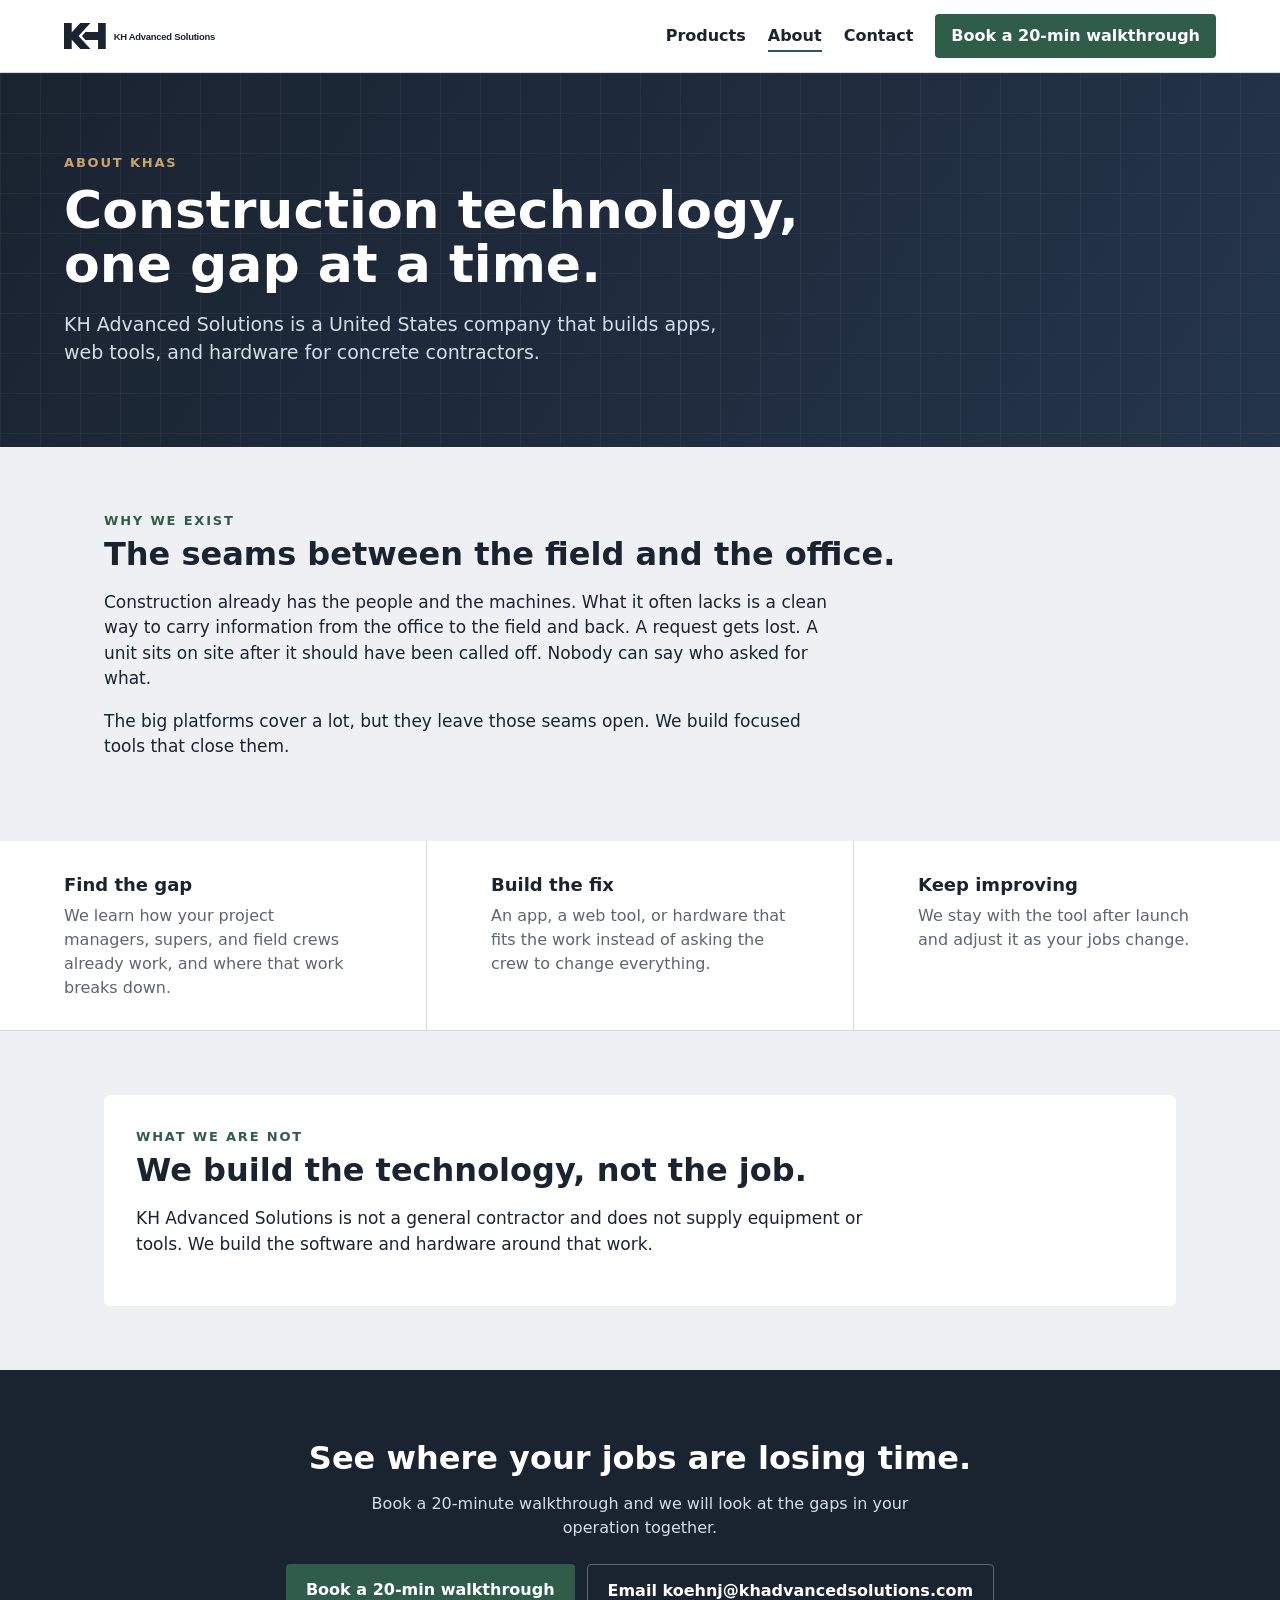
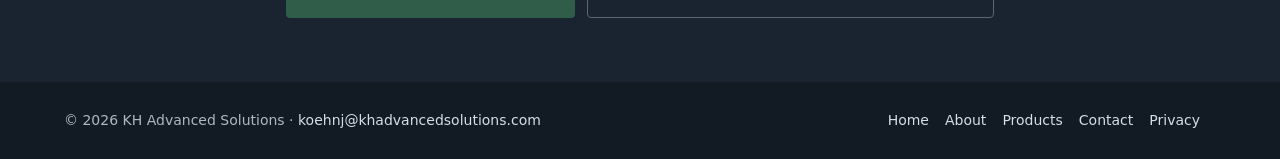
<file: about.html>
<!doctype html><html lang="en"><head><meta charset="utf-8"><meta name="viewport" content="width=device-width,initial-scale=1">
<title>About | KH Advanced Solutions</title><meta name="description" content="KH Advanced Solutions is a construction technology company. We find the gaps in how concrete contractors run and build focused tools to fill them."><link rel="canonical" href="https://khadvancedsolutions.com/about">
<meta property="og:type" content="website"><meta property="og:site_name" content="KH Advanced Solutions"><meta property="og:title" content="About | KH Advanced Solutions"><meta property="og:description" content="KH Advanced Solutions is a construction technology company. We find the gaps in how concrete contractors run and build focused tools to fill them."><meta property="og:url" content="https://khadvancedsolutions.com/about"><meta property="og:image" content="https://khadvancedsolutions.com/images/kh-mark.png">
<meta name="twitter:card" content="summary_large_image"><meta name="theme-color" content="#1a2330">
<link rel="icon" href="/favicon.svg" type="image/svg+xml"><link rel="apple-touch-icon" href="/images/kh-mark.png">
<link rel="stylesheet" href="/styles.css"></head><body>
<header class="bar"><a href="/" aria-label="KH Advanced Solutions home"><img src="/images/khas-lockup-horizontal.svg" alt="KH Advanced Solutions" width="180" height="34"></a><nav><a href="/products">Products</a><a href="/about" aria-current=page>About</a><a href="/contact">Contact</a><a class="cta" href="mailto:koehnj@khadvancedsolutions.com?subject=20-min%20walkthrough">Book a 20-min<span class="long"> walkthrough</span></a><button class="menu" aria-expanded="false" aria-label="Menu">Menu</button></nav></header>
<main>
<section class="hero"><div class="eb">About KHAS</div><h1>Construction technology, one gap at a time.</h1><p class="l">KH Advanced Solutions is a United States company that builds apps, web tools, and hardware for concrete contractors.</p></section>
<section class="sec"><div class="rvt"><div class="eb g">Why we exist</div><h2>The seams between the field and the office.</h2>
<p>Construction already has the people and the machines. What it often lacks is a clean way to carry information from the office to the field and back. A request gets lost. A unit sits on site after it should have been called off. Nobody can say who asked for what.</p>
<p>The big platforms cover a lot, but they leave those seams open. We build focused tools that close them.</p></div></section>
<section class="strip"><div><b>Find the gap</b><span>We learn how your project managers, supers, and field crews already work, and where that work breaks down.</span></div><div><b>Build the fix</b><span>An app, a web tool, or hardware that fits the work instead of asking the crew to change everything.</span></div><div><b>Keep improving</b><span>We stay with the tool after launch and adjust it as your jobs change.</span></div></section>
<section class="sec"><div class="panel"><div class="eb g">What we are not</div><h2>We build the technology, not the job.</h2><p>KH Advanced Solutions is not a general contractor and does not supply equipment or tools. We build the software and hardware around that work.</p></div></section>
<section class="band"><h2>See where your jobs are losing time.</h2><p>Book a 20-minute walkthrough and we will look at the gaps in your operation together.</p><div class="btns"><a class="btn p" href="mailto:koehnj@khadvancedsolutions.com?subject=20-min%20walkthrough">Book a 20-min walkthrough</a><a class="btn s" href="mailto:koehnj@khadvancedsolutions.com">Email koehnj@khadvancedsolutions.com</a></div></section></main>
<footer><span>&copy; 2026 KH Advanced Solutions &middot; <a href="mailto:koehnj@khadvancedsolutions.com">koehnj@khadvancedsolutions.com</a></span><span><a href="/">Home</a><a href="/about">About</a><a href="/products">Products</a><a href="/contact">Contact</a><a href="/privacy">Privacy</a></span></footer>
<script src="/main.js" defer></script></body></html>
</file>
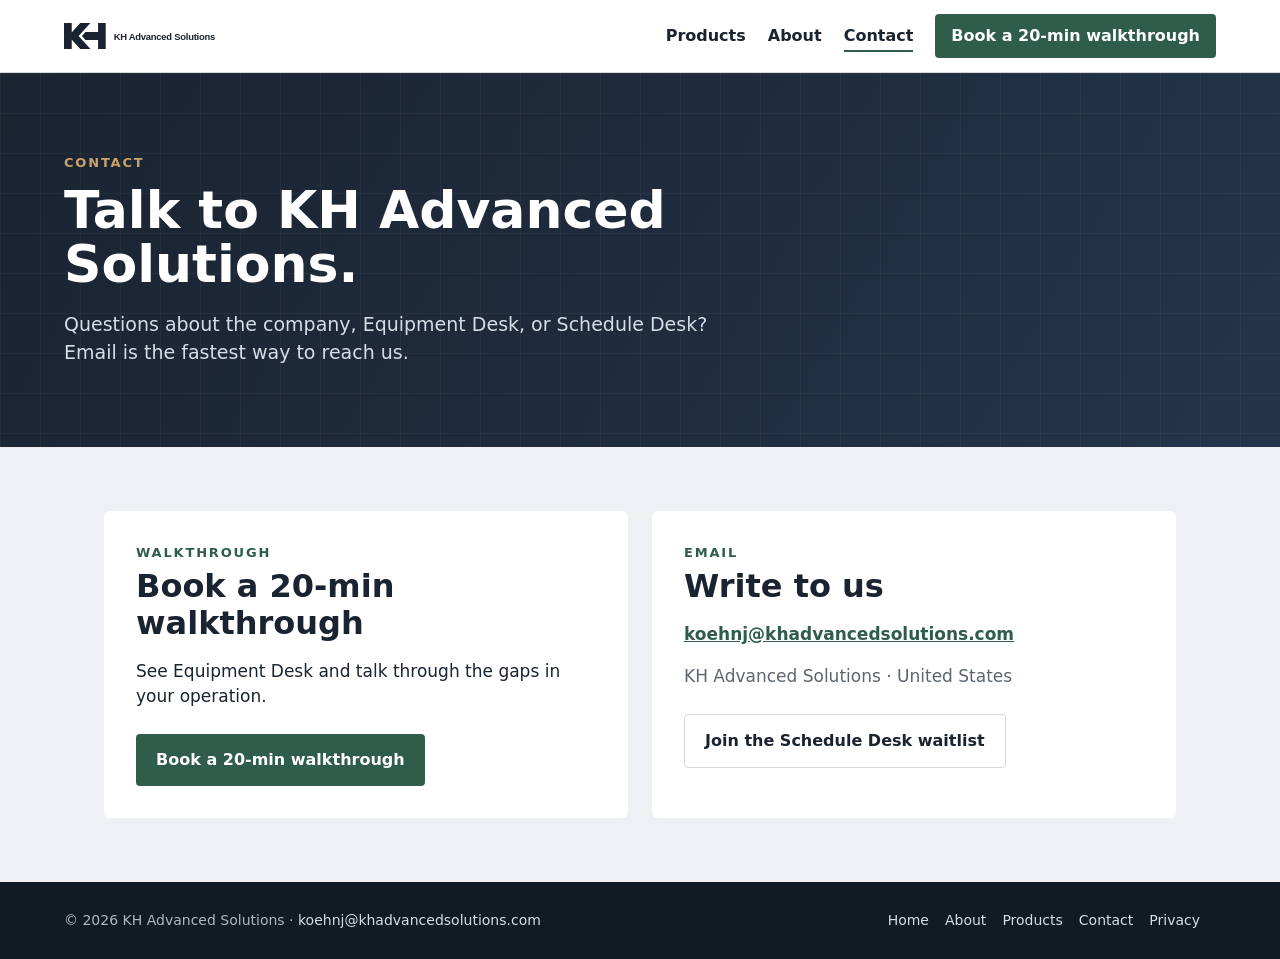
<file: contact.html>
<!doctype html><html lang="en"><head><meta charset="utf-8"><meta name="viewport" content="width=device-width,initial-scale=1">
<title>Contact | KH Advanced Solutions</title><meta name="description" content="Contact KH Advanced Solutions by email to book a 20-minute walkthrough or ask about Equipment Desk and Schedule Desk."><link rel="canonical" href="https://khadvancedsolutions.com/contact">
<meta property="og:type" content="website"><meta property="og:site_name" content="KH Advanced Solutions"><meta property="og:title" content="Contact | KH Advanced Solutions"><meta property="og:description" content="Contact KH Advanced Solutions by email to book a 20-minute walkthrough or ask about Equipment Desk and Schedule Desk."><meta property="og:url" content="https://khadvancedsolutions.com/contact"><meta property="og:image" content="https://khadvancedsolutions.com/images/kh-mark.png">
<meta name="twitter:card" content="summary_large_image"><meta name="theme-color" content="#1a2330">
<link rel="icon" href="/favicon.svg" type="image/svg+xml"><link rel="apple-touch-icon" href="/images/kh-mark.png">
<link rel="stylesheet" href="/styles.css"></head><body>
<header class="bar"><a href="/" aria-label="KH Advanced Solutions home"><img src="/images/khas-lockup-horizontal.svg" alt="KH Advanced Solutions" width="180" height="34"></a><nav><a href="/products">Products</a><a href="/about">About</a><a href="/contact" aria-current=page>Contact</a><a class="cta" href="mailto:koehnj@khadvancedsolutions.com?subject=20-min%20walkthrough">Book a 20-min<span class="long"> walkthrough</span></a><button class="menu" aria-expanded="false" aria-label="Menu">Menu</button></nav></header>
<main>
<section class="hero"><div class="eb">Contact</div><h1>Talk to KH Advanced Solutions.</h1><p class="l">Questions about the company, Equipment Desk, or Schedule Desk? Email is the fastest way to reach us.</p></section>
<section class="sec"><div class="prod">
<div class="panel"><div class="eb g">Walkthrough</div><h2>Book a 20-min walkthrough</h2><p>See Equipment Desk and talk through the gaps in your operation.</p><div class="btns"><a class="btn p" href="mailto:koehnj@khadvancedsolutions.com?subject=20-min%20walkthrough">Book a 20-min walkthrough</a></div></div>
<div class="panel"><div class="eb g">Email</div><h2>Write to us</h2><p><a class="on" href="mailto:koehnj@khadvancedsolutions.com">koehnj@khadvancedsolutions.com</a></p><p class="muted">KH Advanced Solutions &middot; United States</p><div class="btns"><a class="btn s dk" href="mailto:koehnj@khadvancedsolutions.com?subject=Schedule%20Desk%20waitlist">Join the Schedule Desk waitlist</a></div></div>
</div></section></main>
<footer><span>&copy; 2026 KH Advanced Solutions &middot; <a href="mailto:koehnj@khadvancedsolutions.com">koehnj@khadvancedsolutions.com</a></span><span><a href="/">Home</a><a href="/about">About</a><a href="/products">Products</a><a href="/contact">Contact</a><a href="/privacy">Privacy</a></span></footer>
<script src="/main.js" defer></script></body></html>
</file>
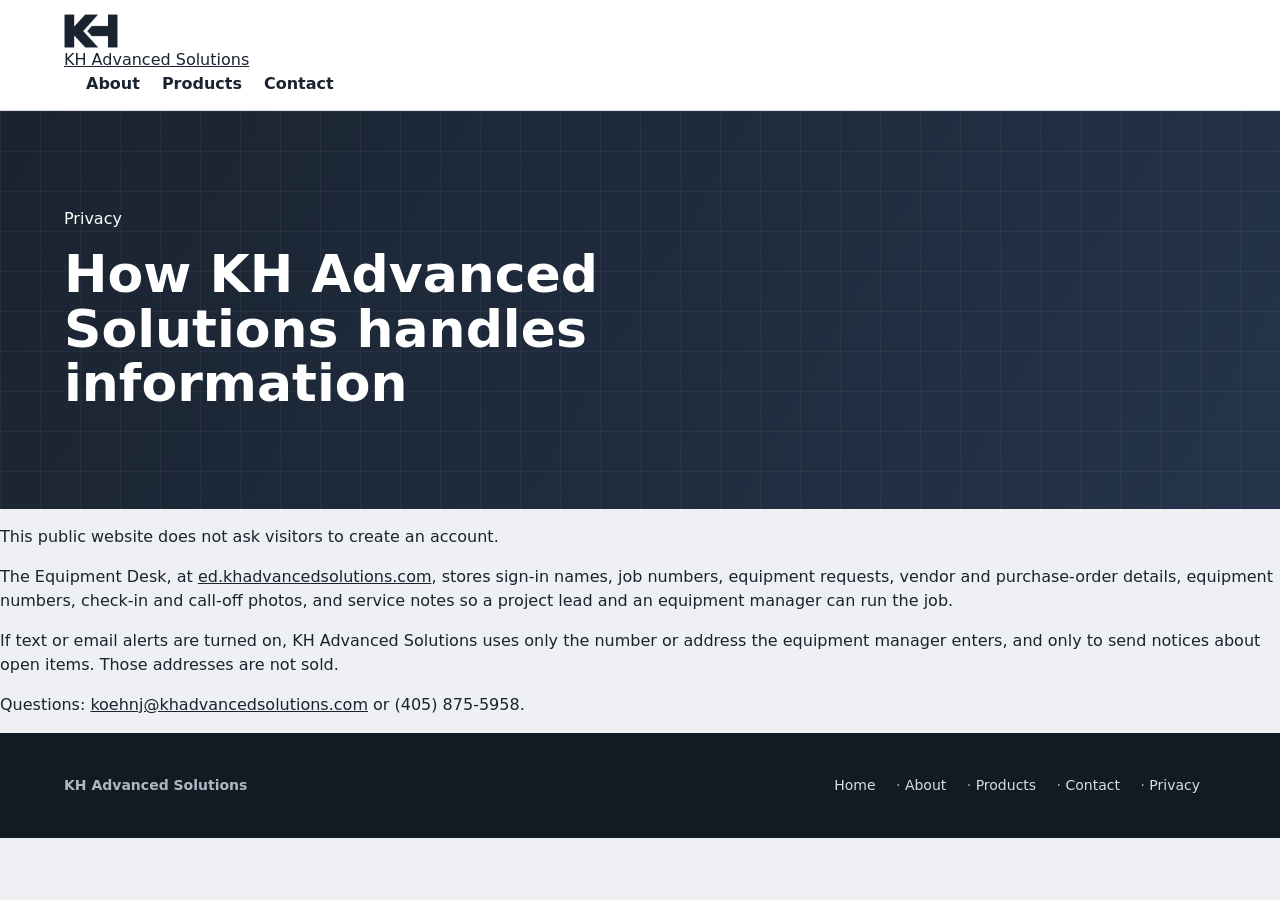
<file: privacy.html>
<!doctype html>
<html lang="en">
<head>
  <meta charset="utf-8" />
  <meta name="viewport" content="width=device-width, initial-scale=1" />
  <title>Privacy | KH Advanced Solutions</title>
  <link rel="stylesheet" href="/styles.css" />
</head>
<body>
  <header class="bar">
    <div class="top">
      <a class="brand" href="/"><img src="/images/kh-mark.png" alt="" /> KH Advanced Solutions</a>
      <nav>
        <a href="/about">About</a>
        <a href="/products">Products</a>
        <a href="/contact">Contact</a>
      </nav>
    </div>
  </header>
  <main>
    <section class="hero hero-short hero-privacy">
      <div class="hero-bg"></div>
      <div class="hero-copy">
        <p class="eyebrow">Privacy</p>
        <h1>How KH Advanced Solutions handles information</h1>
      </div>
    </section>
    <section class="prose wrap">
      <p>This public website does not ask visitors to create an account.</p>
      <p>
        The Equipment Desk, at <a href="https://ed.khadvancedsolutions.com">ed.khadvancedsolutions.com</a>, stores
        sign-in names, job numbers, equipment requests, vendor and purchase-order details, equipment numbers,
        check-in and call-off photos, and service notes so a project lead and an equipment manager can run the job.
      </p>
      <p>
        If text or email alerts are turned on, KH Advanced Solutions uses only the number or address the equipment
        manager enters, and only to send notices about open items. Those addresses are not sold.
      </p>
      <p>Questions: <a href="mailto:koehnj@khadvancedsolutions.com">koehnj@khadvancedsolutions.com</a> or (405) 875-5958.</p>
    </section>
  </main>
  <footer>
    <p><strong>KH Advanced Solutions</strong></p>
    <p><a href="/">Home</a> · <a href="/about">About</a> · <a href="/products">Products</a> · <a href="/contact">Contact</a> · <a href="/privacy">Privacy</a></p>
  </footer>
</body>
</html>
</file>
<file: styles.css>
:root{--navy:#1a2330;--green:#2f5d4a;--tan:#c9a46a;--light:#eef0f3;--line:#d4d9e0;--muted:#5c6570}
@view-transition{navigation:auto}
::view-transition-old(root),::view-transition-new(root){animation-duration:.35s}
*{box-sizing:border-box}html{scroll-behavior:smooth}
body{margin:0;font-family:system-ui,-apple-system,"Segoe UI",Roboto,sans-serif;background:var(--light);color:var(--navy);line-height:1.5}

body.leaving{opacity:0;transition:opacity .25s}
@keyframes pagein{from{opacity:0}to{opacity:1}}
a{color:inherit}
.bar{position:sticky;top:0;z-index:10;display:flex;justify-content:space-between;align-items:center;padding:14px 5vw;background:#fff;border-bottom:1px solid var(--line);transition:box-shadow .3s}
.bar.sh{box-shadow:0 6px 24px rgba(0,0,0,.12)}.bar img{height:34px;display:block}
.bar nav{display:flex;align-items:center}.bar nav a{margin-left:22px;text-decoration:none;font-weight:600;position:relative;transition:color .2s}
.bar nav a:not(.cta):after{content:"";position:absolute;left:0;bottom:-4px;height:2px;width:0;background:var(--green);transition:width .25s}
.bar nav a:not(.cta):hover:after,.bar nav a[aria-current]:after{width:100%}
.cta{background:var(--green);color:#fff!important;padding:10px 16px;border-radius:4px}
.cta,.btn{transition:transform .2s,box-shadow .2s,background .2s}.cta:hover,.btn:hover{transform:translateY(-2px);box-shadow:0 10px 24px rgba(47,93,74,.4)}
.hero{position:relative;overflow:hidden;color:#fff;padding:80px 5vw;background:linear-gradient(120deg,#1a2330,#24344a,#1a2330);background-size:200% 200%;animation:bg 14s ease infinite}
.hero.grid2{display:grid;grid-template-columns:1.1fr .9fr;gap:48px;align-items:center}
.hero:before{content:"";position:absolute;inset:0;background-image:linear-gradient(rgba(255,255,255,.04) 1px,transparent 1px),linear-gradient(90deg,rgba(255,255,255,.04) 1px,transparent 1px);background-size:40px 40px;animation:grid 20s linear infinite;pointer-events:none}
.hero>*{position:relative}
@keyframes bg{50%{background-position:100% 50%}}@keyframes grid{to{background-position:40px 40px}}
.eb{color:var(--tan);letter-spacing:.14em;font-size:13px;text-transform:uppercase;font-weight:700}
h1{font-size:52px;line-height:1.05;margin:10px 0 18px;max-width:22ch}
.l{font-size:19px;color:#d5dde6;max-width:56ch;margin:0}
.hero .eb,.hero h1,.hero .l,.hero .btns{opacity:0;transform:translateY(24px);animation:up .8s cubic-bezier(.2,.7,.2,1) forwards}
.hero h1{animation-delay:.15s}.hero .l{animation-delay:.3s}.hero .btns{animation-delay:.45s}
.btns{display:flex;flex-wrap:wrap;gap:12px;margin-top:24px}
.btn{display:inline-block;padding:14px 20px;border-radius:4px;font-weight:700;text-decoration:none}
.p{background:var(--green);color:#fff}.s{border:1px solid #5c6570;color:#fff}.s:hover{background:rgba(255,255,255,.08)}
.s.dk{color:var(--navy);border-color:var(--line)}
.card{background:#fff;color:var(--navy);border-radius:6px;padding:20px;border-top:4px solid var(--green);opacity:0;animation:card 1s .5s cubic-bezier(.2,.7,.2,1) forwards;transition:transform .3s,box-shadow .3s}
.card:hover{transform:translateY(-4px) rotate(-.4deg);box-shadow:0 24px 48px rgba(0,0,0,.35)}
.row{display:flex;justify-content:space-between;gap:12px;border-bottom:1px solid var(--line);padding:10px 0;font-size:15px;opacity:0;animation:up .5s forwards}
.row:nth-child(2){animation-delay:.9s}.row:nth-child(3){animation-delay:1.05s}.row:nth-child(4){animation-delay:1.2s}
.tag{font-size:12px;padding:2px 8px;border-radius:3px;background:var(--light);white-space:nowrap;align-self:center}
.on{color:var(--green);font-weight:700}.am{color:#8a5a1a;font-weight:700}
.tag.on{animation:pulse 2.4s 1.6s infinite}
@keyframes up{to{opacity:1;transform:none}}@keyframes card{from{opacity:0;transform:translateX(40px) scale(.96)}to{opacity:1;transform:none}}
@keyframes pulse{50%{box-shadow:0 0 0 6px rgba(47,93,74,.18)}}
.strip{display:grid;grid-template-columns:repeat(3,1fr);gap:1px;background:var(--line);border-bottom:1px solid var(--line)}
.strip.two{grid-template-columns:1fr 1fr}
.strip>div{background:#fff;padding:30px 5vw;transition:background .25s,transform .25s}.strip>div:hover{background:#f6f8f7;transform:translateY(-3px)}
.strip b{display:block;font-size:18px;margin-bottom:6px;transition:color .2s}.strip>div:hover b{color:var(--green)}.strip span,.muted{color:var(--muted)}
.sec{padding:64px 5vw;max-width:1200px;margin:0 auto}
.sec h2{font-size:32px;margin:6px 0 14px;line-height:1.15}.sec p{max-width:68ch;font-size:17px}
.eb.g{color:var(--green)}
.prod{display:grid;grid-template-columns:1fr 1fr;gap:24px}
.pc{background:#fff;border-radius:6px;padding:32px;border-top:4px solid var(--green);transition:transform .3s,box-shadow .3s}
.pc.soon{border-top-color:var(--tan)}
.pc:hover{transform:translateY(-4px);box-shadow:0 18px 40px rgba(26,35,48,.14)}
.pc h3{font-size:26px;margin:8px 0 10px}.pc ul{padding-left:20px;margin:14px 0 22px}.pc li{margin:6px 0}
.panel{background:#fff;border-radius:6px;padding:32px;transition:transform .3s,box-shadow .3s}.panel:hover{transform:translateY(-3px);box-shadow:0 18px 40px rgba(26,35,48,.12)}
.band{background:var(--navy);color:#fff;text-align:center;padding:64px 5vw}.band h2{font-size:32px;margin:0 0 10px}.band p{color:#d5dde6;margin:0 auto;max-width:56ch}.band .btns{justify-content:center}
footer{background:#121a24;color:#aeb7c2;padding:28px 5vw;display:flex;justify-content:space-between;flex-wrap:wrap;gap:12px;font-size:14px}
footer a{color:#d5dde6;text-decoration:none;margin-right:16px}footer a:hover{color:var(--tan)}
.rv{opacity:0;transform:translateY(30px)}.rv.in{animation:up .7s var(--d,0s) cubic-bezier(.2,.7,.2,1) forwards}
@media(max-width:800px){.hero,.hero.grid2{grid-template-columns:1fr;padding:48px 20px}h1{font-size:34px}.strip,.strip.two,.prod{grid-template-columns:1fr}.strip>div{padding:24px 20px}
.bar{padding:12px 16px}.bar img{height:28px}.bar nav a{margin-left:14px;font-size:14px}.bar nav .cta{padding:8px 10px}.bar nav .cta .long{display:none}.sec{padding:44px 20px}.pc,.panel{padding:24px}}
@media(max-width:480px){.bar nav a:not(.cta){display:none}.bar.open nav a:not(.cta){display:inline}}
.menu{display:none;background:none;border:1px solid var(--line);border-radius:4px;padding:6px 10px;margin-left:10px;font:inherit;font-weight:600;color:var(--navy)}
@media(max-width:480px){.menu{display:inline-block}.bar.open{flex-wrap:wrap}.bar.open nav{width:100%;flex-wrap:wrap}.bar.open nav a:not(.cta){display:block;width:100%;margin:10px 0 0}}
@media(prefers-reduced-motion:reduce){*,*:before,*:after{animation:none!important;transition:none!important}.hero .eb,.hero h1,.hero .l,.hero .btns,.card,.row,.rv{opacity:1!important;transform:none!important}html{scroll-behavior:auto}@view-transition{navigation:none}}
@media(max-width:480px){.bar img{height:24px}.bar nav a{margin-left:8px}.bar nav .cta{font-size:13px;padding:8px 10px}.menu{padding:6px 8px;font-size:13px;margin-left:8px}.bar.open nav{justify-content:flex-start}.bar.open nav .cta{order:5;margin:12px 0 0}}
.cta{white-space:nowrap}

.vwrap{margin:20px 0 4px}.vid{display:block;width:100%;height:auto;aspect-ratio:16/9;background:var(--navy);border-radius:6px;border-top:4px solid var(--green);box-shadow:0 12px 32px rgba(26,35,48,.18)}.vcap{font-size:13px;color:var(--muted);margin:8px 0 0}.vcap a{color:var(--green)}.sec .vwrap{max-width:960px}
</file>
